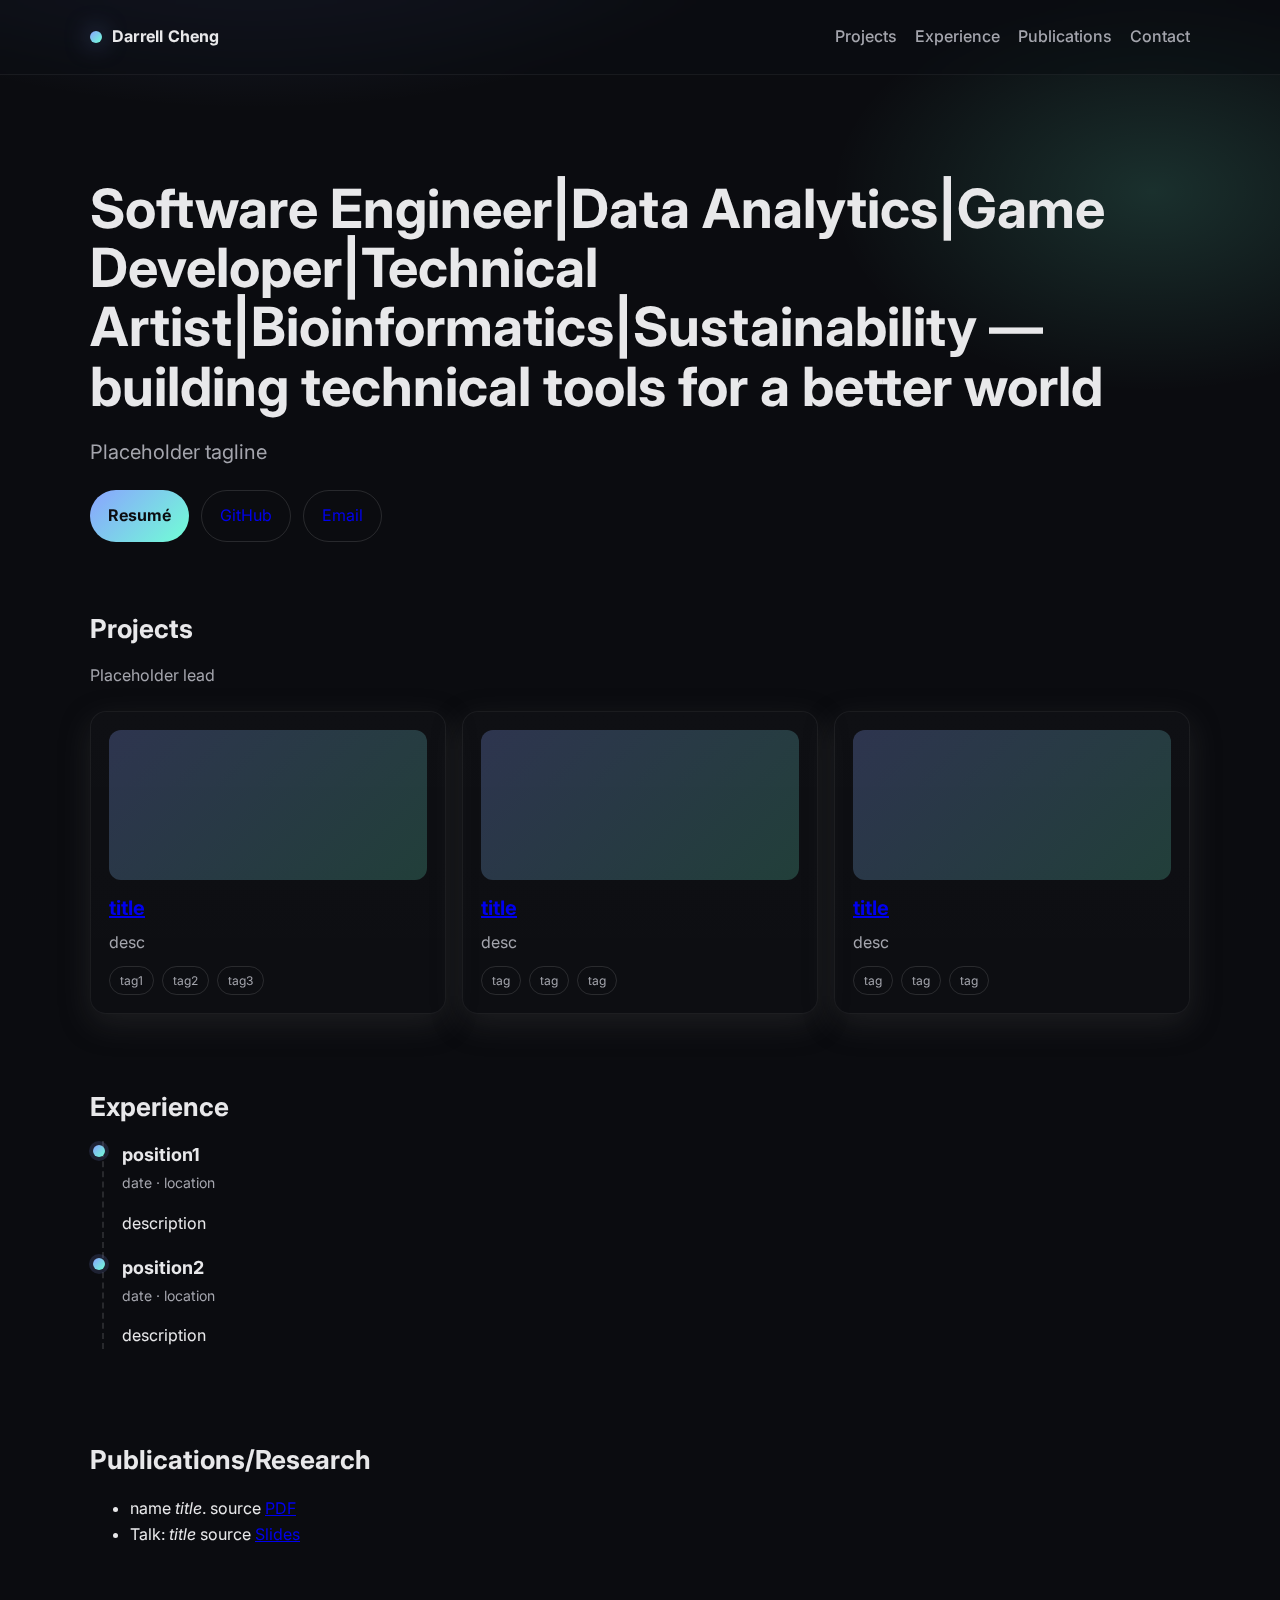
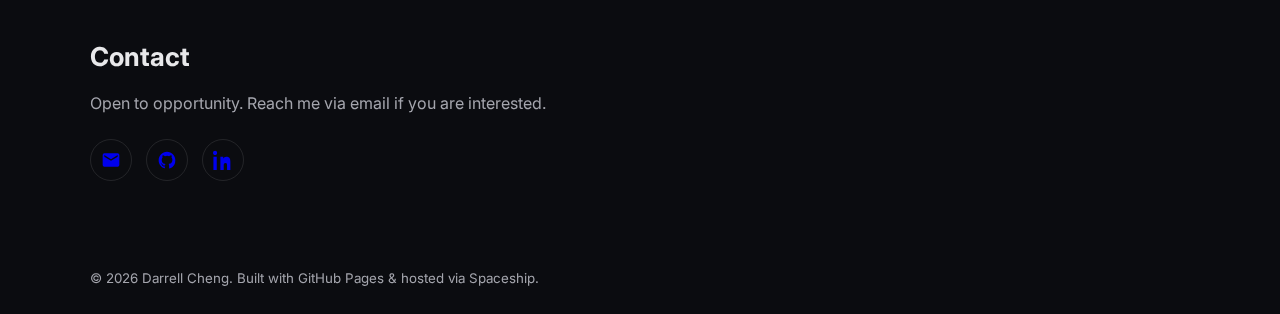
<file: index.html>
<!doctype html>
<html lang="en">
<head>
  <meta charset="utf-8" />
  <meta name="viewport" content="width=device-width, initial-scale=1" />
  <title>Darrell Cheng — Portfolio</title>
  <meta name="description" content="Personal portfolio: projects, publications, and contact." />

  <!-- Open Graph / Twitter -->
  <meta property="og:title" content="Darrell Cheng — Portfolio" />
  <meta property="og:description" content="Projects, publications, and contact." />
  <meta property="og:type" content="website" />
  <meta property="og:image" content="https://your-domain-or-username.github.io/og-card.png" />
  <meta name="twitter:card" content="summary_large_image" />

  <!-- Optional: Google Fonts (feel free to remove and rely on system fonts) -->
  <link href="https://fonts.googleapis.com/css2?family=Inter:wght@400;500;600;700&display=swap" rel="stylesheet" />

  <style>
    :root{
      --bg: #0b0c10;
      --bg-soft: #111218;
      --text: #e8e8ea;
      --muted: #a4a5ad;
      --card: #151823;
      --accent: #8aa3ff; /* tweak this to your brand color */
      --accent-2: #70ffd5;
      --maxw: 1100px;
      --radius: 16px;
      --shadow: 0 10px 30px rgba(64, 64, 64, 0.35);
    }
    html{scroll-behavior:smooth}
    body{
      margin:0; font-family: Inter, system-ui, -apple-system, Segoe UI, Roboto, Helvetica, Arial, "Apple Color Emoji", "Segoe UI Emoji";
      color:var(--text); background:radial-gradient(1200px 600px at 20% -10%, rgba(138,163,255,.25), transparent 50%),
                         radial-gradient(800px 500px at 90% 10%, rgba(112,255,213,.15), transparent 40%), var(--bg);
      line-height:1.6; 
    }
    .container{max-width:var(--maxw); margin-inline:auto; padding:24px;}
    header{position:sticky; top:0; backdrop-filter:saturate(140%) blur(8px); background:rgba(11,12,16,.55); border-bottom:1px solid rgba(255,255,255,.06); z-index:100;}
    .nav{display:flex; align-items:center; gap:14px; justify-content:space-between;}
    .brand{display:flex; align-items:center; gap:10px; font-weight:700; letter-spacing:.2px}
    .brand .dot{width:12px; height:12px; border-radius:50%; background:linear-gradient(135deg,var(--accent),var(--accent-2)); box-shadow:0 0 24px rgba(138,163,255,.6)}
    .nav a{color:var(--muted); text-decoration:none; font-weight:500}
    .nav a:hover{color:var(--text)}
    .nav .links{display:flex; gap:18px;}

    .hero{padding:80px 0 30px}
    .hero h1{font-size:clamp(34px, 5vw, 54px); line-height:1.1; margin:0 0 12px}
    .hero p{font-size:clamp(16px, 2.2vw, 20px); color:var(--muted); max-width:800px}
    .cta{display:flex; gap:12px; margin-top:22px; flex-wrap:wrap}
    .btn{display:inline-flex; align-items:center; gap:10px; border-radius:999px; padding:12px 18px; text-decoration:none; border:1px solid rgba(255,255,255,.12);}
    .btn.primary{background:linear-gradient(135deg,var(--accent),var(--accent-2)); color:#0b0c10; font-weight:700; border:none}
    .btn:hover{transform:translateY(-1px); box-shadow:var(--shadow)}

    .section{padding:36px 0}
    .section h2{font-size:26px; margin:0 0 14px}
    .section p.lead{color:var(--muted); margin:0 0 22px}

    .grid{display:grid; grid-template-columns:repeat(12,1fr); gap:16px}
    .card{grid-column:span 12; background:linear-gradient(180deg, rgba(255,255,255,.02), rgba(255,255,255,.01)); border:1px solid rgba(255,255,255,.06); border-radius:var(--radius); padding:18px; box-shadow:var(--shadow)}
    .card:hover{border-color:rgba(255,255,255,.18)}
    .card .thumb{height:150px; border-radius:12px; background:linear-gradient(135deg, rgba(138,163,255,.25), rgba(112,255,213,.2)); margin-bottom:12px}
    .card h3{margin:4px 0 6px; font-size:20px}
    .card p{color:var(--muted); margin:0 0 10px}
    .badges{display:flex; flex-wrap:wrap; gap:8px; margin-top:6px}
    .badge{font-size:12px; padding:4px 10px; border-radius:999px; border:1px solid rgba(255,255,255,.12); color:var(--muted)}
    @media (min-width:720px){ .card{grid-column:span 6} }
    @media (min-width:1024px){ .card{grid-column:span 4} }

    .timeline{border-left:2px dashed rgba(255,255,255,.12); margin-left:12px; padding-left:18px}
    .titem{position:relative; margin-bottom:18px}
    .titem:before{content:""; position:absolute; left:-29px; top:4px; width:12px; height:12px; border-radius:50%; background:linear-gradient(135deg,var(--accent),var(--accent-2)); box-shadow:0 0 0 4px rgba(138,163,255,.15)}
    .titem h3{margin:0; font-size:18px}
    .titem .meta{color:var(--muted); font-size:14px; margin:2px 0 6px}

    footer{padding:40px 0 60px; color:var(--muted)}
    .social{display:flex; gap:14px}
    .icon-link{display:inline-flex; align-items:center; justify-content:center; width:40px; height:40px; border-radius:999px; border:1px solid rgba(255,255,255,.1); text-decoration:none}
    .icon-link:hover{border-color:rgba(255,255,255,.2)}

    /* Light mode (optional): uncomment to force light theme)
    @media (prefers-color-scheme: light){
      :root{ --bg:#f7f8fc; --bg-soft:#fff; --text:#121319; --muted:#5a5f72; --card:#fff; --shadow:0 16px 40px rgba(0,0,0,.08)}
      body{background:radial-gradient(1200px 600px at 20% -10%, rgba(138,163,255,.25), transparent 50%),
                         radial-gradient(800px 500px at 90% 10%, rgba(112,255,213,.15), transparent 40%), var(--bg);}
    }
    */

    /* Print */
    @media print{ header{position:static} .btn,.social{display:none} body{background:#fff; color:#000} .card{box-shadow:none} }
  </style>
</head>
<body>
  <header>
    <div class="container nav">
      <div class="brand"><span class="dot" aria-hidden="true"></span> <span>Darrell Cheng</span></div>
      <nav class="links" aria-label="Primary">
        <a href="#projects">Projects</a>
        <a href="#experience">Experience</a>
        <a href="#publications">Publications</a>
        <a href="#contact">Contact</a>
      </nav>
    </div>
  </header>

  <main id="main" class="container">
    <section class="hero" aria-labelledby="intro">
      <h1 id="intro">Software Engineer|Data Analytics|Game Developer|Technical Artist|Bioinformatics|Sustainability — building technical tools for a better world</h1>
      <p>Placeholder tagline</p>
      <div class="cta">
        <a class="btn primary" href="\_documents\resume.pdf" target="_blank" rel="noopener">Resumé</a>
        <a class="btn" href="https://github.com/darrellxcheng" target="_blank" rel="noopener">GitHub</a>
        <a class="btn" href="mailto:dc2000a@gmail.com">Email</a>
      </div>
    </section>

    <section id="projects" class="section" aria-labelledby="projects-title">
      <h2 id="projects-title">Projects</h2>
      <p class="lead">Placeholder lead</p>
      <div class="grid">
        <article class="card">
          <div class="thumb" aria-hidden="true"></div>
          <h3><a href="link">title</a></h3>
          <p>desc</p>
          <div class="badges">
            <span class="badge">tag1</span>
            <span class="badge">tag2</span>
            <span class="badge">tag3</span>
          </div>
        </article>
        <article class="card">
          <div class="thumb" aria-hidden="true"></div>
          <h3><a href="#">title</a></h3>
          <p>desc</p>
          <div class="badges">
            <span class="badge">tag</span>
            <span class="badge">tag</span>
            <span class="badge">tag</span>
          </div>
        </article>
        <article class="card">
          <div class="thumb" aria-hidden="true"></div>
          <h3><a href="#">title</a></h3>
          <p>desc</p>
          <div class="badges">
            <span class="badge">tag</span>
            <span class="badge">tag</span>
            <span class="badge">tag</span>
          </div>
        </article>
      </div>
    </section>

    <section id="experience" class="section" aria-labelledby="exp-title">
      <h2 id="exp-title">Experience</h2>
      <div class="timeline">
        <div class="titem">
          <h3>position1</h3>
          <div class="meta">date · location </div>
          <p>description</p>
        </div>
        <div class="titem">
          <h3>position2</h3>
          <div class="meta">date · location</div>
          <p>description</p>
        </div>
      </div>
    </section>

    <section id="publications" class="section" aria-labelledby="pubs-title">
      <h2 id="pubs-title">Publications/Research</h2>
      <ul>
        <li>name <em>title</em>. source <a href="#">PDF</a></li>
        <li>Talk: <em>title</em> source <a href="#">Slides</a></li>
      </ul>
    </section>

    <section id="contact" class="section" aria-labelledby="contact-title">
      <h2 id="contact-title">Contact</h2>
      <p class="lead">Open to opportunity. Reach me via email if you are interested.</p>
      <div class="social">
        <a class="icon-link" href="mailto:dc2000a@gmail.com " aria-label="Email">
          <svg width="20" height="20" fill="currentColor" viewBox="0 0 24 24" aria-hidden="true"><path d="M20 4H4a2 2 0 00-2 2v12a2 2 0 002 2h16a2 2 0 002-2V6a2 2 0 00-2-2zm0 4l-8 5-8-5V6l8 5 8-5v2z"/></svg>
        </a>
        <a class="icon-link" href="https://github.com/darrellxcheng" target="_blank" rel="noopener" aria-label="GitHub">
          <svg width="20" height="20" viewBox="0 0 24 24" fill="currentColor" aria-hidden="true"><path d="M12 2C6.48 2 2 6.58 2 12.26c0 4.52 2.87 8.35 6.84 9.71.5.1.68-.22.68-.48v-1.7c-2.78.62-3.37-1.37-3.37-1.37-.45-1.18-1.12-1.5-1.12-1.5-.92-.64.07-.63.07-.63 1.02.07 1.56 1.07 1.56 1.07.9 1.58 2.36 1.12 2.94.86.09-.67.35-1.12.63-1.38-2.22-.26-4.55-1.14-4.55-5.06 0-1.12.39-2.03 1.04-2.75-.1-.26-.45-1.3.1-2.7 0 0 .84-.27 2.75 1.04a9.2 9.2 0 015 0c1.9-1.31 2.74-1.04 2.74-1.04.55 1.4.2 2.44.1 2.7.65.72 1.04 1.63 1.04 2.75 0 3.93-2.34 4.79-4.57 5.05.36.32.68.95.68 1.92v2.85c0 .27.18.59.69.49A10.03 10.03 0 0022 12.26C22 6.58 17.52 2 12 2z"/></svg>
        </a>
        <a class="icon-link" href="https://www.linkedin.com/in/darrell-c-718926194/" target="_blank" rel="noopener" aria-label="LinkedIn">
          <svg width="20" height="20" viewBox="0 0 24 24" fill="currentColor" aria-hidden="true"><path d="M4.98 3.5C4.98 4.88 3.86 6 2.5 6S0 4.88 0 3.5 1.12 1 2.5 1s2.48 1.12 2.48 2.5zM.5 8h4V24h-4V8zM8.5 8h3.8v2.2h.05c.53-1 1.82-2.2 3.75-2.2 4 0 4.75 2.63 4.75 6V24h-4v-5.5c0-1.32 0-3-1.85-3s-2.15 1.45-2.15 2.9V24h-4V8z"/></svg>
        </a>
      </div>
    </section>
  </main>

  <footer class="container">
    <small>© <span id="y"></span> Darrell Cheng. Built with GitHub Pages & hosted via Spaceship.</small>
  </footer>

  <script>
    document.getElementById('y').textContent = new Date().getFullYear();
  </script>

  <!-- JSON-LD Schema (tweak fields) -->
  <script type="application/ld+json">
  {
    "@context": "https://schema.org",
    "@type": "Person",
    "name": "Darrell Cheng",
    "url": "https://github.com/darrellxcheng",
    "sameAs": [
      "https://github.com/darrellxcheng",
      "https://www.linkedin.com/in/darrell-c-718926194/"
    ],
    "jobTitle": "Researcher / Engineer",
    "worksFor": {"@type": "Organization", "Darrell Cheng": "Your Org"}
  }
  </script>
</body>
</html>
</file>
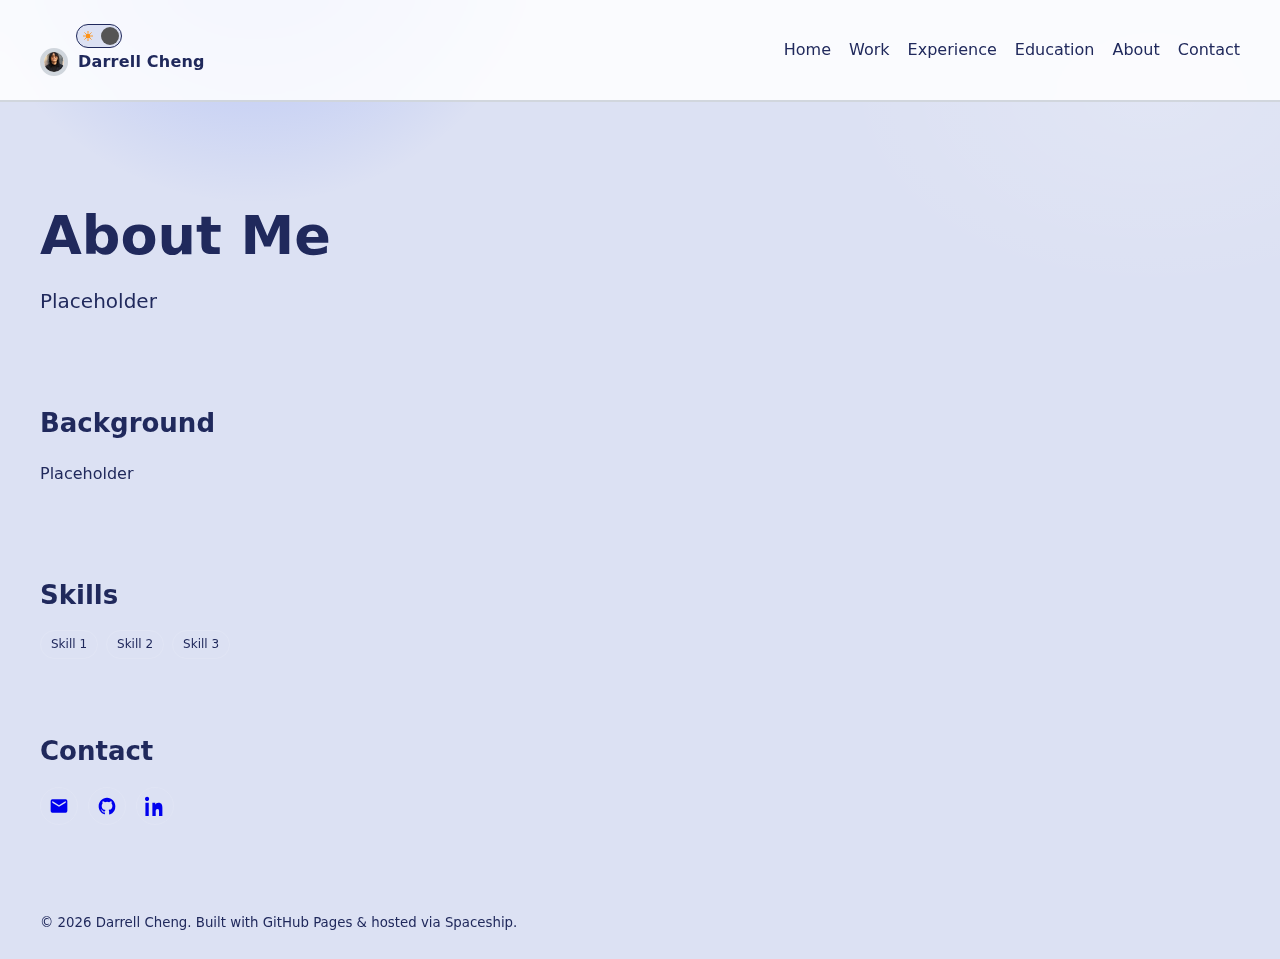
<file: aboutme.html>
<!doctype html>
<html lang="en">

<head>
    <meta charset="utf-8" />
    <meta name="viewport" content="width=device-width, initial-scale=1" />
    <title>Darrell Cheng — About Me</title>
    <meta name="description" content="About Darrell Cheng - Background and interests" />
    
    <!-- css -->
    <link rel="stylesheet" href="style.css">
    
    <!-- favicon -->
    <link rel="apple-touch-icon" sizes="180x180" href="/assets/favicon/apple-touch-icon.png">
    <link rel="icon" type="image/png" sizes="32x32" href="/assets/favicon/favicon-32x32.png">
    <link rel="icon" type="image/png" sizes="16x16" href="/assets/favicon/favicon-16x16.png">
    <link rel="manifest" href="/assets/favicon/site.webmanifest">

    <nav class="links" aria-label="Primary"></nav>
</head>

<body>
    <header>
    <div class="container nav">
        <div class="brand-container">
            <div class="flipswitch">
                <input type="checkbox" name="flipswitch" class="flipswitch-cb" id="theme-toggle" checked>
                <label class="flipswitch-label" for="theme-toggle">
                    <div class="flipswitch-inner">
                        <svg class="sun-icon" width="20" height="20" viewBox="0 0 24 24" fill="currentColor">
    <circle cx="12" cy="12" r="5"></circle>
    <line x1="12" y1="3" x2="12" y2="5" stroke="currentColor" stroke-width="2" stroke-linecap="round"/>
    <line x1="12" y1="19" x2="12" y2="21" stroke="currentColor" stroke-width="2" stroke-linecap="round"/>
    <line x1="3" y1="12" x2="5" y2="12" stroke="currentColor" stroke-width="2" stroke-linecap="round"/>
    <line x1="19" y1="12" x2="21" y2="12" stroke="currentColor" stroke-width="2" stroke-linecap="round"/>
    <line x1="5.6" y1="5.6" x2="7" y2="7" stroke="currentColor" stroke-width="2" stroke-linecap="round"/>
    <line x1="17" y1="17" x2="18.4" y2="18.4" stroke="currentColor" stroke-width="2" stroke-linecap="round"/>
    <line x1="17" y1="7" x2="18.4" y2="5.6" stroke="currentColor" stroke-width="2" stroke-linecap="round"/>
    <line x1="5.6" y1="18.4" x2="7" y2="17" stroke="currentColor" stroke-width="2" stroke-linecap="round"/>
</svg>
                        <svg class="moon-icon" width="20" height="20" viewBox="0 0 24 24" fill="currentColor">
                            <path d="M21 12.79A9 9 0 1 1 11.21 3 7 7 0 0 0 21 12.79z"></path>
                        </svg>
                    </div>
                    <div class="flipswitch-switch"></div>
                </label>
            </div>
            <div class="brand">
    <img class="profile-dot" src="/assets/images/headshotcompressed.jpg" alt="Darrell Cheng" aria-hidden="true">
    <span>Darrell Cheng</span>
</div>
</div>
        <nav class="links" aria-label="Primary">
            <a href="index.html">Home</a>
            <a href="index.html#projects">Work</a>
            <a href="index.html#experience">Experience</a>
            <a href="index.html#education">Education</a>
            <a href="/aboutme.html">About</a>
            <a href="#contact">Contact</a>
        </nav>
    </div>
</header>

    <main id="main" class="container">
        <section class="hero" aria-labelledby="about-title">
            <h1 id="about-title">About Me</h1>
            <p>Placeholder</p>
        </section>

        <!-- Add your about me content sections here -->
        <section class="section">
            <h2>Background</h2>
            <p>Placeholder</p>
        </section>

        <section class="section">
            <h2>Skills</h2>
            <div class="badges">
                <span class="badge">Skill 1</span>
                <span class="badge">Skill 2</span>
                <span class="badge">Skill 3</span>
            </div>
        </section>

        <section id="contact" class="section" aria-labelledby="contact-title">
            <h2 id="contact-title">Contact</h2>
            <div class="social">
                <a class="icon-link" href="mailto:dc2000a@gmail.com" aria-label="Email">
                    <svg width="20" height="20" fill="currentColor" viewBox="0 0 24 24" aria-hidden="true">
                        <path d="M20 4H4a2 2 0 00-2 2v12a2 2 0 002 2h16a2 2 0 002-2V6a2 2 0 00-2-2zm0 4l-8 5-8-5V6l8 5 8-5v2z" />
                    </svg>
                </a>
                <a class="icon-link" href="https://github.com/darrellxcheng" target="_blank" rel="noopener" aria-label="GitHub">
                    <svg width="20" height="20" viewBox="0 0 24 24" fill="currentColor" aria-hidden="true">
                        <path d="M12 2C6.48 2 2 6.58 2 12.26c0 4.52 2.87 8.35 6.84 9.71.5.1.68-.22.68-.48v-1.7c-2.78.62-3.37-1.37-3.37-1.37-.45-1.18-1.12-1.5-1.12-1.5-.92-.64.07-.63.07-.63 1.02.07 1.56 1.07 1.56 1.07.9 1.58 2.36 1.12 2.94.86.09-.67.35-1.12.63-1.38-2.22-.26-4.55-1.14-4.55-5.06 0-1.12.39-2.03 1.04-2.75-.1-.26-.45-1.3.1-2.7 0 0 .84-.27 2.75 1.04a9.2 9.2 0 015 0c1.9-1.31 2.74-1.04 2.74-1.04.55 1.4.2 2.44.1 2.7.65.72 1.04 1.63 1.04 2.75 0 3.93-2.34 4.79-4.57 5.05.36.32.68.95.68 1.92v2.85c0 .27.18.59.69.49A10.03 10.03 0 0022 12.26C22 6.58 17.52 2 12 2z" />
                    </svg>
                </a>
                <a class="icon-link" href="https://www.linkedin.com/in/darrell-c-718926194/" target="_blank" rel="noopener" aria-label="LinkedIn">
                    <svg width="20" height="20" viewBox="0 0 24 24" fill="currentColor" aria-hidden="true">
                        <path d="M4.98 3.5C4.98 4.88 3.86 6 2.5 6S0 4.88 0 3.5 1.12 1 2.5 1s2.48 1.12 2.48 2.5zM.5 8h4V24h-4V8zM8.5 8h3.8v2.2h.05c.53-1 1.82-2.2 3.75-2.2 4 0 4.75 2.63 4.75 6V24h-4v-5.5c0-1.32 0-3-1.85-3s-2.15 1.45-2.15 2.9V24h-4V8z" />
                    </svg>
                </a>
            </div>
        </section>
    </main>

    <footer class="container">
        <small>© <span id="y"></span> Darrell Cheng. Built with GitHub Pages & hosted via Spaceship.</small>
    </footer>

<script>
    const themeToggle = document.getElementById('theme-toggle');
    
    const getPreferredTheme = () => {
        const savedTheme = localStorage.getItem('theme');
        if (savedTheme) return savedTheme;
        return window.matchMedia('(prefers-color-scheme: light)').matches ? 'light' : 'dark';
    };
    
    const setTheme = (theme) => {
        document.documentElement.setAttribute('data-theme', theme);
        localStorage.setItem('theme', theme);
        // Update checkbox state
        themeToggle.checked = theme === 'light';
    };
    
    setTheme(getPreferredTheme());

    themeToggle.addEventListener('change', () => {
        setTheme(themeToggle.checked ? 'light' : 'dark');
    });

    document.getElementById('y').textContent = new Date().getFullYear();
	
</script>

</body>

</html>
</file>
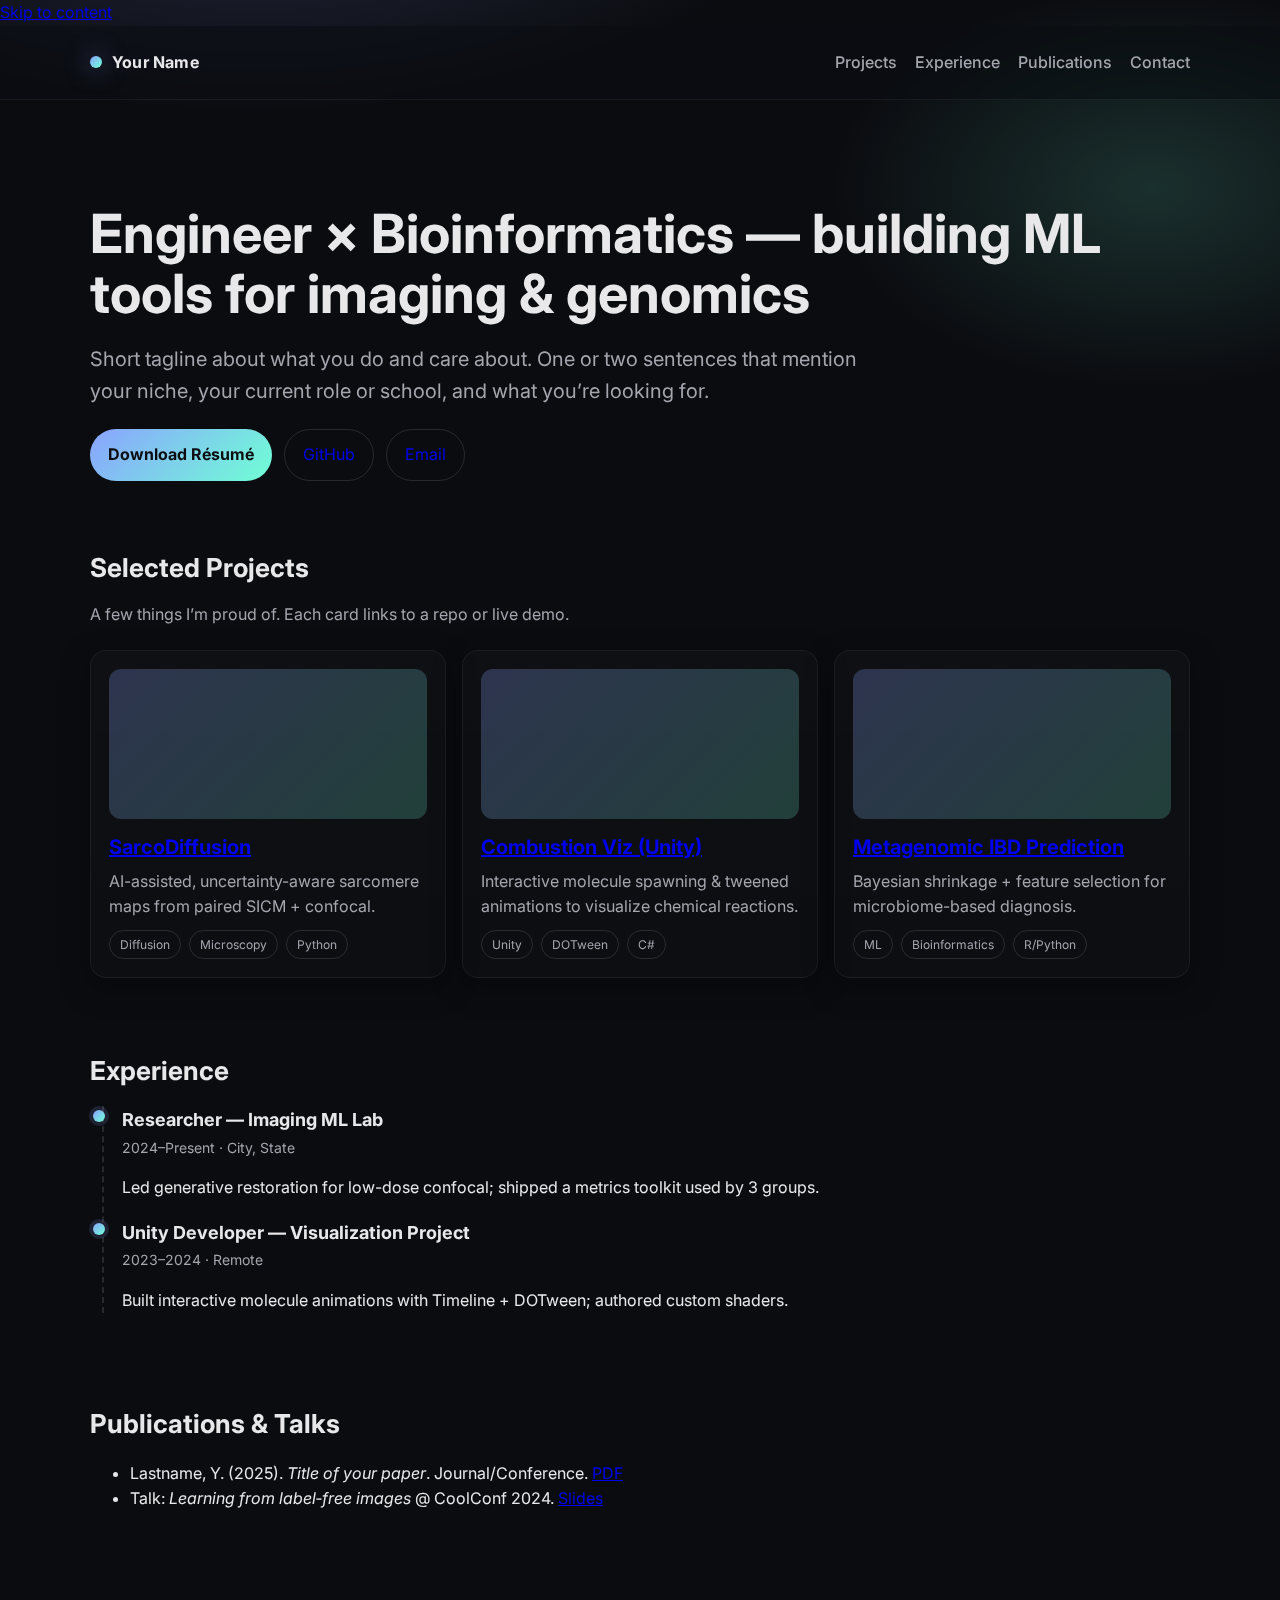
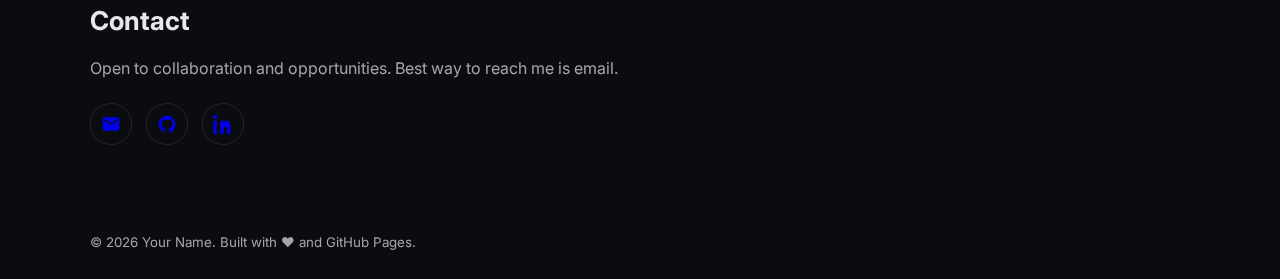
<file: git_hub_pages_portfolio_index.html>
<!doctype html>
<html lang="en">
<head>
  <meta charset="utf-8" />
  <meta name="viewport" content="width=device-width, initial-scale=1" />
  <title>Your Name — Portfolio</title>
  <meta name="description" content="Personal portfolio: projects, publications, and contact." />

  <!-- Open Graph / Twitter -->
  <meta property="og:title" content="Your Name — Portfolio" />
  <meta property="og:description" content="Projects, publications, and contact." />
  <meta property="og:type" content="website" />
  <meta property="og:image" content="https://your-domain-or-username.github.io/og-card.png" />
  <meta name="twitter:card" content="summary_large_image" />

  <!-- Optional: Google Fonts (feel free to remove and rely on system fonts) -->
  <link href="https://fonts.googleapis.com/css2?family=Inter:wght@400;500;600;700&display=swap" rel="stylesheet" />

  <style>
    :root{
      --bg: #0b0c10;
      --bg-soft: #111218;
      --text: #e8e8ea;
      --muted: #a4a5ad;
      --card: #151823;
      --accent: #8aa3ff; /* tweak this to your brand color */
      --accent-2: #70ffd5;
      --maxw: 1100px;
      --radius: 16px;
      --shadow: 0 10px 30px rgba(0,0,0,.35);
    }
    html{scroll-behavior:smooth}
    body{
      margin:0; font-family: Inter, system-ui, -apple-system, Segoe UI, Roboto, Helvetica, Arial, "Apple Color Emoji", "Segoe UI Emoji";
      color:var(--text); background:radial-gradient(1200px 600px at 20% -10%, rgba(138,163,255,.25), transparent 50%),
                         radial-gradient(800px 500px at 90% 10%, rgba(112,255,213,.15), transparent 40%), var(--bg);
      line-height:1.6; 
    }
    .container{max-width:var(--maxw); margin-inline:auto; padding:24px;}
    header{position:sticky; top:0; backdrop-filter:saturate(140%) blur(8px); background:rgba(11,12,16,.55); border-bottom:1px solid rgba(255,255,255,.06); z-index:100;}
    .nav{display:flex; align-items:center; gap:14px; justify-content:space-between;}
    .brand{display:flex; align-items:center; gap:10px; font-weight:700; letter-spacing:.2px}
    .brand .dot{width:12px; height:12px; border-radius:50%; background:linear-gradient(135deg,var(--accent),var(--accent-2)); box-shadow:0 0 24px rgba(138,163,255,.6)}
    .nav a{color:var(--muted); text-decoration:none; font-weight:500}
    .nav a:hover{color:var(--text)}
    .nav .links{display:flex; gap:18px;}

    .hero{padding:80px 0 30px}
    .hero h1{font-size:clamp(34px, 5vw, 54px); line-height:1.1; margin:0 0 12px}
    .hero p{font-size:clamp(16px, 2.2vw, 20px); color:var(--muted); max-width:800px}
    .cta{display:flex; gap:12px; margin-top:22px; flex-wrap:wrap}
    .btn{display:inline-flex; align-items:center; gap:10px; border-radius:999px; padding:12px 18px; text-decoration:none; border:1px solid rgba(255,255,255,.12);}
    .btn.primary{background:linear-gradient(135deg,var(--accent),var(--accent-2)); color:#0b0c10; font-weight:700; border:none}
    .btn:hover{transform:translateY(-1px); box-shadow:var(--shadow)}

    .section{padding:36px 0}
    .section h2{font-size:26px; margin:0 0 14px}
    .section p.lead{color:var(--muted); margin:0 0 22px}

    .grid{display:grid; grid-template-columns:repeat(12,1fr); gap:16px}
    .card{grid-column:span 12; background:linear-gradient(180deg, rgba(255,255,255,.02), rgba(255,255,255,.01)); border:1px solid rgba(255,255,255,.06); border-radius:var(--radius); padding:18px; box-shadow:var(--shadow)}
    .card:hover{border-color:rgba(255,255,255,.18)}
    .card .thumb{height:150px; border-radius:12px; background:linear-gradient(135deg, rgba(138,163,255,.25), rgba(112,255,213,.2)); margin-bottom:12px}
    .card h3{margin:4px 0 6px; font-size:20px}
    .card p{color:var(--muted); margin:0 0 10px}
    .badges{display:flex; flex-wrap:wrap; gap:8px; margin-top:6px}
    .badge{font-size:12px; padding:4px 10px; border-radius:999px; border:1px solid rgba(255,255,255,.12); color:var(--muted)}
    @media (min-width:720px){ .card{grid-column:span 6} }
    @media (min-width:1024px){ .card{grid-column:span 4} }

    .timeline{border-left:2px dashed rgba(255,255,255,.12); margin-left:12px; padding-left:18px}
    .titem{position:relative; margin-bottom:18px}
    .titem:before{content:""; position:absolute; left:-29px; top:4px; width:12px; height:12px; border-radius:50%; background:linear-gradient(135deg,var(--accent),var(--accent-2)); box-shadow:0 0 0 4px rgba(138,163,255,.15)}
    .titem h3{margin:0; font-size:18px}
    .titem .meta{color:var(--muted); font-size:14px; margin:2px 0 6px}

    footer{padding:40px 0 60px; color:var(--muted)}
    .social{display:flex; gap:14px}
    .icon-link{display:inline-flex; align-items:center; justify-content:center; width:40px; height:40px; border-radius:999px; border:1px solid rgba(255,255,255,.1); text-decoration:none}
    .icon-link:hover{border-color:rgba(255,255,255,.2)}

    /* Light mode (optional): uncomment to force light theme)
    @media (prefers-color-scheme: light){
      :root{ --bg:#f7f8fc; --bg-soft:#fff; --text:#121319; --muted:#5a5f72; --card:#fff; --shadow:0 16px 40px rgba(0,0,0,.08)}
      body{background:radial-gradient(1200px 600px at 20% -10%, rgba(138,163,255,.25), transparent 50%),
                         radial-gradient(800px 500px at 90% 10%, rgba(112,255,213,.15), transparent 40%), var(--bg);}
    }
    */

    /* Print */
    @media print{ header{position:static} .btn,.social{display:none} body{background:#fff; color:#000} .card{box-shadow:none} }
  </style>
</head>
<body>
  <a href="#main" class="sr-only">Skip to content</a>
  <header>
    <div class="container nav">
      <div class="brand"><span class="dot" aria-hidden="true"></span> <span>Your Name</span></div>
      <nav class="links" aria-label="Primary">
        <a href="#projects">Projects</a>
        <a href="#experience">Experience</a>
        <a href="#publications">Publications</a>
        <a href="#contact">Contact</a>
      </nav>
    </div>
  </header>

  <main id="main" class="container">
    <section class="hero" aria-labelledby="intro">
      <h1 id="intro">Engineer × Bioinformatics — building ML tools for imaging & genomics</h1>
      <p>Short tagline about what you do and care about. One or two sentences that mention your niche, your current role or school, and what you’re looking for.</p>
      <div class="cta">
        <a class="btn primary" href="resume.pdf" target="_blank" rel="noopener">Download Résumé</a>
        <a class="btn" href="https://github.com/your-username" target="_blank" rel="noopener">GitHub</a>
        <a class="btn" href="mailto:you@example.com">Email</a>
      </div>
    </section>

    <section id="projects" class="section" aria-labelledby="projects-title">
      <h2 id="projects-title">Selected Projects</h2>
      <p class="lead">A few things I’m proud of. Each card links to a repo or live demo.</p>
      <div class="grid">
        <article class="card">
          <div class="thumb" aria-hidden="true"></div>
          <h3><a href="https://github.com/your-username/sarcodiffusion">SarcoDiffusion</a></h3>
          <p>AI-assisted, uncertainty-aware sarcomere maps from paired SICM + confocal.</p>
          <div class="badges">
            <span class="badge">Diffusion</span>
            <span class="badge">Microscopy</span>
            <span class="badge">Python</span>
          </div>
        </article>
        <article class="card">
          <div class="thumb" aria-hidden="true"></div>
          <h3><a href="#">Combustion Viz (Unity)</a></h3>
          <p>Interactive molecule spawning & tweened animations to visualize chemical reactions.</p>
          <div class="badges">
            <span class="badge">Unity</span>
            <span class="badge">DOTween</span>
            <span class="badge">C#</span>
          </div>
        </article>
        <article class="card">
          <div class="thumb" aria-hidden="true"></div>
          <h3><a href="#">Metagenomic IBD Prediction</a></h3>
          <p>Bayesian shrinkage + feature selection for microbiome-based diagnosis.</p>
          <div class="badges">
            <span class="badge">ML</span>
            <span class="badge">Bioinformatics</span>
            <span class="badge">R/Python</span>
          </div>
        </article>
      </div>
    </section>

    <section id="experience" class="section" aria-labelledby="exp-title">
      <h2 id="exp-title">Experience</h2>
      <div class="timeline">
        <div class="titem">
          <h3>Researcher — Imaging ML Lab</h3>
          <div class="meta">2024–Present · City, State</div>
          <p>Led generative restoration for low-dose confocal; shipped a metrics toolkit used by 3 groups.</p>
        </div>
        <div class="titem">
          <h3>Unity Developer — Visualization Project</h3>
          <div class="meta">2023–2024 · Remote</div>
          <p>Built interactive molecule animations with Timeline + DOTween; authored custom shaders.</p>
        </div>
      </div>
    </section>

    <section id="publications" class="section" aria-labelledby="pubs-title">
      <h2 id="pubs-title">Publications & Talks</h2>
      <ul>
        <li>Lastname, Y. (2025). <em>Title of your paper</em>. Journal/Conference. <a href="#">PDF</a></li>
        <li>Talk: <em>Learning from label‑free images</em> @ CoolConf 2024. <a href="#">Slides</a></li>
      </ul>
    </section>

    <section id="contact" class="section" aria-labelledby="contact-title">
      <h2 id="contact-title">Contact</h2>
      <p class="lead">Open to collaboration and opportunities. Best way to reach me is email.</p>
      <div class="social">
        <a class="icon-link" href="mailto:you@example.com" aria-label="Email">
          <svg width="20" height="20" fill="currentColor" viewBox="0 0 24 24" aria-hidden="true"><path d="M20 4H4a2 2 0 00-2 2v12a2 2 0 002 2h16a2 2 0 002-2V6a2 2 0 00-2-2zm0 4l-8 5-8-5V6l8 5 8-5v2z"/></svg>
        </a>
        <a class="icon-link" href="https://github.com/your-username" target="_blank" rel="noopener" aria-label="GitHub">
          <svg width="20" height="20" viewBox="0 0 24 24" fill="currentColor" aria-hidden="true"><path d="M12 2C6.48 2 2 6.58 2 12.26c0 4.52 2.87 8.35 6.84 9.71.5.1.68-.22.68-.48v-1.7c-2.78.62-3.37-1.37-3.37-1.37-.45-1.18-1.12-1.5-1.12-1.5-.92-.64.07-.63.07-.63 1.02.07 1.56 1.07 1.56 1.07.9 1.58 2.36 1.12 2.94.86.09-.67.35-1.12.63-1.38-2.22-.26-4.55-1.14-4.55-5.06 0-1.12.39-2.03 1.04-2.75-.1-.26-.45-1.3.1-2.7 0 0 .84-.27 2.75 1.04a9.2 9.2 0 015 0c1.9-1.31 2.74-1.04 2.74-1.04.55 1.4.2 2.44.1 2.7.65.72 1.04 1.63 1.04 2.75 0 3.93-2.34 4.79-4.57 5.05.36.32.68.95.68 1.92v2.85c0 .27.18.59.69.49A10.03 10.03 0 0022 12.26C22 6.58 17.52 2 12 2z"/></svg>
        </a>
        <a class="icon-link" href="https://www.linkedin.com/in/your-handle" target="_blank" rel="noopener" aria-label="LinkedIn">
          <svg width="20" height="20" viewBox="0 0 24 24" fill="currentColor" aria-hidden="true"><path d="M4.98 3.5C4.98 4.88 3.86 6 2.5 6S0 4.88 0 3.5 1.12 1 2.5 1s2.48 1.12 2.48 2.5zM.5 8h4V24h-4V8zM8.5 8h3.8v2.2h.05c.53-1 1.82-2.2 3.75-2.2 4 0 4.75 2.63 4.75 6V24h-4v-5.5c0-1.32 0-3-1.85-3s-2.15 1.45-2.15 2.9V24h-4V8z"/></svg>
        </a>
      </div>
    </section>
  </main>

  <footer class="container">
    <small>© <span id="y"></span> Your Name. Built with ♥ and GitHub Pages.</small>
  </footer>

  <script>
    document.getElementById('y').textContent = new Date().getFullYear();
  </script>

  <!-- JSON-LD Schema (tweak fields) -->
  <script type="application/ld+json">
  {
    "@context": "https://schema.org",
    "@type": "Person",
    "name": "Your Name",
    "url": "https://your-username.github.io/",
    "sameAs": [
      "https://github.com/your-username",
      "https://www.linkedin.com/in/your-handle"
    ],
    "jobTitle": "Researcher / Engineer",
    "worksFor": {"@type": "Organization", "name": "Your Org"}
  }
  </script>
</body>
</html>
</file>
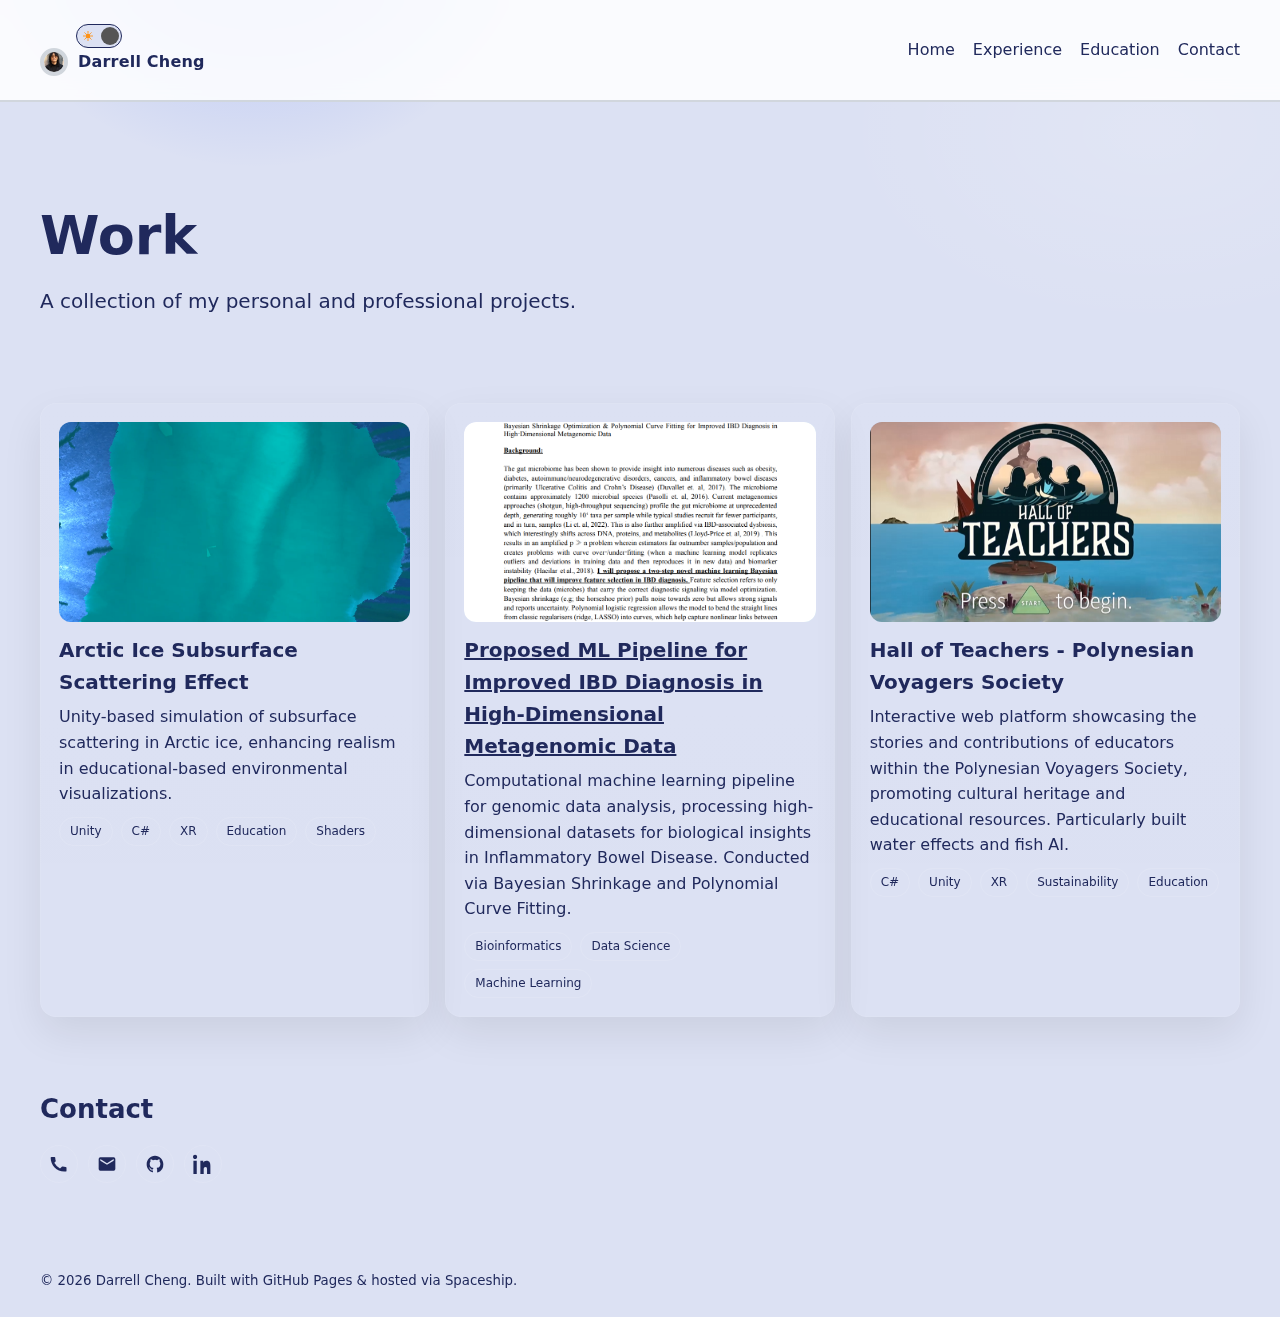
<file: pages/work.html>
<!doctype html>
<html lang="en">

<head>
    <meta charset="utf-8" />
    <meta name="viewport" content="width=device-width, initial-scale=1" />
    <title>Darrell Cheng — Work & Projects</title>
    <meta name="description" content="Portfolio of projects and work by Darrell Cheng - Software Engineering, Bioinformatics, and Technical Art" />
    
    <!-- Open Graph / Twitter -->
    <meta property="og:title" content="Darrell Cheng — Work & Projects" />
    <meta property="og:description" content="Portfolio of projects and work by Darrell Cheng" />
    <meta property="og:type" content="website" />
    <meta property="og:image" content="https://darrellcheng.github.io/assets/images/headshotcompressed.jpg" />
    <meta name="twitter:card" content="summary_large_image" />

    <link rel="apple-touch-icon" sizes="180x180" href="/assets/favicon/apple-touch-icon.png">
    <link rel="icon" type="image/png" sizes="32x32" href="/assets/favicon/favicon-32x32.png">
    <link rel="icon" type="image/png" sizes="16x16" href="/assets/favicon/favicon-16x16.png">
    <link rel="manifest" href="/assets/favicon/site.webmanifest">
    <link rel="stylesheet" href="../style.css">
</head>

<body>

    <header>
        <div class="container nav">
            <div class="brand-container">
                <div class="flipswitch">
                    <input type="checkbox" name="flipswitch" class="flipswitch-cb" id="theme-toggle" checked>
                    <label class="flipswitch-label" for="theme-toggle">
                        <div class="flipswitch-inner">
                            <svg class="sun-icon" width="20" height="20" viewBox="0 0 24 24" fill="currentColor">
                                <circle cx="12" cy="12" r="5"></circle>
                                <line x1="12" y1="3" x2="12" y2="5" stroke="currentColor" stroke-width="2" stroke-linecap="round"/>
                                <line x1="12" y1="19" x2="12" y2="21" stroke="currentColor" stroke-width="2" stroke-linecap="round"/>
                                <line x1="3" y1="12" x2="5" y2="12" stroke="currentColor" stroke-width="2" stroke-linecap="round"/>
                                <line x1="19" y1="12" x2="21" y2="12" stroke="currentColor" stroke-width="2" stroke-linecap="round"/>
                                <line x1="5.6" y1="5.6" x2="7" y2="7" stroke="currentColor" stroke-width="2" stroke-linecap="round"/>
                                <line x1="17" y1="17" x2="18.4" y2="18.4" stroke="currentColor" stroke-width="2" stroke-linecap="round"/>
                                <line x1="17" y1="7" x2="18.4" y2="5.6" stroke="currentColor" stroke-width="2" stroke-linecap="round"/>
                                <line x1="5.6" y1="18.4" x2="7" y2="17" stroke="currentColor" stroke-width="2" stroke-linecap="round"/>
                            </svg>
                            <svg class="moon-icon" width="20" height="20" viewBox="0 0 24 24" fill="currentColor">
                                <path d="M21 12.79A9 9 0 1 1 11.21 3 7 7 0 0 0 21 12.79z"></path>
                            </svg>
                        </div>
                        <div class="flipswitch-switch"></div>
                    </label>
                </div>
                <div class="brand">
                    <img class="profile-dot" src="/assets/images/headshotcompressed.jpg" alt="Darrell Cheng" aria-hidden="true">
                    <span>Darrell Cheng</span>
                </div>
            </div>
            <nav class="links" aria-label="Primary">
                <a href="../index.html">Home</a>
                <a href="../index.html#experience">Experience</a>
                <a href="../index.html#education">Education</a>
                <a href="../index.html#contact">Contact</a>
            </nav>
        </div>
    </header>

    <main id="main" class="container">
        <section class="hero" aria-labelledby="work-title">
            <h1 id="work-title">Work</h1>
            <p>A collection of my personal and professional projects.</p>
        </section>

        <section class="section" aria-labelledby="featured-title">
            <div class="grid">
                <article class="card">
                    <a  aria-label="project1">
                        <div class="thumb" aria-hidden="true" style="height: 200px; overflow: hidden;">
                            <img src="/assets/images/projects/arctic_SSR/thumbnail.png" alt="Arctic Ice Subsurface Scattering Effect preview" loading="lazy" style="width: 100%; height: 100%; object-fit: cover;">
                        </div>
                        <h3>Arctic Ice Subsurface Scattering Effect</h3>
                        <p>Unity-based simulation of subsurface scattering in Arctic ice, enhancing realism in educational-based environmental visualizations.</p>
                        <div class="badges">
                            <span class="badge">Unity</span>
                            <span class="badge">C#</span>
                            <span class="badge">XR</span>
                            <span class="badge">Education</span>
                            <span class="badge">Shaders</span>
                        </div>
                    </a>
                </article>
                <article class="card">
                    <a aria-label="project2">
                        <div class="thumb" aria-hidden="true" style="height: 200px; overflow: hidden;">
                            <img src="/assets/images/projects/proposal/thumbnail.png" alt="Proposed ML Pipeline" loading="lazy" style="width: 100%; height: 100%; object-fit: cover;">
                        </div>
                        <h3>
                            <a href="/assets/documents/researchproposal.pdf" target="_blank" rel="noopener" style="text-decoration: underline; color: inherit;">
                                Proposed ML Pipeline for Improved IBD Diagnosis in High-Dimensional Metagenomic Data
                            </a>
                        </h3>
                        <p>Computational machine learning pipeline for genomic data analysis, processing high-dimensional datasets for biological insights in Inflammatory Bowel Disease. Conducted via Bayesian Shrinkage and Polynomial Curve Fitting.</p>
                        <div class="badges">
                            <span class="badge">Bioinformatics</span>
                            <span class="badge">Data Science</span>
                            <span class="badge">Machine Learning</span>
                        </div>
                    </a>
                </article>
                <article class="card">
                    <a aria-label="project3">
                        <div class="thumb" aria-hidden="true" style="height: 200px; overflow: hidden;">
                            <img src="/assets/images/projects/pvs/thumbnail.png" alt="Hall of Teachers - Polynesian Voyagers Society preview" loading="lazy" style="width: 100%; height: 100%; object-fit: cover;">
                        </div>
                        <h3>Hall of Teachers - Polynesian Voyagers Society</h3>
                        <p>Interactive web platform showcasing the stories and contributions of educators within the Polynesian Voyagers Society, promoting cultural heritage and educational resources. Particularly built water effects and fish AI.</p>
                        <div class="badges">
                            <span class="badge">C#</span>
                            <span class="badge">Unity</span>
                            <span class="badge">XR</span>
                            <span class="badge">Sustainability</span>
                            <span class="badge">Education</span>
                        </div>
                    </a>
                </article>
            </div>
        </section>


    
        <section id="contact" class="section" aria-labelledby="contact-title">
            <h2 id="contact-title">Contact</h2>
            <div class="social">
                <a class="icon-link" href="tel:+14803531378" aria-label="Phone">
                    <svg width="20" height="20" fill="var(--accent)" viewBox="0 0 24 24" aria-hidden="true">
                        <path d="M6.62 10.79a15.05 15.05 0 006.59 6.59l2.2-2.2a1 1 0 011.01-.24c1.12.37 2.33.57 3.58.57a1 1 0 011 1v3.5a1 1 0 01-1 1C10.07 22 2 13.93 2 4.5A1 1 0 013 3.5H6.5a1 1 0 011 1c0 1.25.2 2.46.57 3.58a1 1 0 01-.24 1.01l-2.2 2.2z"/>
                    </svg>
                </a>
                <a class="icon-link" href="mailto:dc2000a@gmail.com" aria-label="Email">
                    <svg width="20" height="20" fill="var(--accent)" viewBox="0 0 24 24" aria-hidden="true">
                        <path d="M20 4H4a2 2 0 00-2 2v12a2 2 0 002 2h16a2 2 0 002-2V6a2 2 0 00-2-2zm0 4l-8 5-8-5V6l8 5 8-5v2z"/>
                    </svg>
                </a>
                <a class="icon-link" href="https://github.com/darrellxcheng" target="_blank" rel="noopener" aria-label="GitHub">
                    <svg width="20" height="20" viewBox="0 0 24 24" fill="var(--accent)" aria-hidden="true">
                        <path d="M12 2C6.48 2 2 6.58 2 12.26c0 4.52 2.87 8.35 6.84 9.71.5.1.68-.22.68-.48v-1.7c-2.78.62-3.37-1.37-3.37-1.37-.45-1.18-1.12-1.5-1.12-1.5-.92-.64.07-.63.07-.63 1.02.07 1.56 1.07 1.56 1.07.9 1.58 2.36 1.12 2.94.86.09-.67.35-1.12.63-1.38-2.22-.26-4.55-1.14-4.55-5.06 0-1.12.39-2.03 1.04-2.75-.1-.26-.45-1.3.1-2.7 0 0 .84-.27 2.75 1.04a9.2 9.2 0 015 0c1.9-1.31 2.74-1.04 2.74-1.04.55 1.4.2 2.44.1 2.7.65.72 1.04 1.63 1.04 2.75 0 3.93-2.34 4.79-4.57 5.05.36.32.68.95.68 1.92v2.85c0 .27.18.59.69.49A10.03 10.03 0 0022 12.26C22 6.58 17.52 2 12 2z"/>
                    </svg>
                </a>
                <a class="icon-link" href="https://www.linkedin.com/in/darrell-c-718926194/" target="_blank" rel="noopener" aria-label="LinkedIn">
                    <svg width="20" height="20" viewBox="0 0 24 24" fill="var(--accent)" aria-hidden="true">
                        <path d="M4.98 3.5C4.98 4.88 3.86 6 2.5 6S0 4.88 0 3.5 1.12 1 2.5 1s2.48 1.12 2.48 2.5zM.5 8h4V24h-4V8zM8.5 8h3.8v2.2h.05c.53-1 1.82-2.2 3.75-2.2 4 0 4.75 2.63 4.75 6V24h-4v-5.5c0-1.32 0-3-1.85-3s-2.15 1.45-2.15 2.9V24h-4V8z"/>
                    </svg>
                </a>
            </div>
        </section>
    </main>

    <footer class="container">
        <small>© <span id="y"></span> Darrell Cheng. Built with GitHub Pages & hosted via Spaceship.</small>
    </footer>

    <script>
        const themeToggle = document.getElementById('theme-toggle');
        
        const getPreferredTheme = () => {
            const savedTheme = localStorage.getItem('theme');
            if (savedTheme) return savedTheme;
            return window.matchMedia('(prefers-color-scheme: light)').matches ? 'light' : 'dark';
        };
        
        const setTheme = (theme) => {
            document.documentElement.setAttribute('data-theme', theme);
            localStorage.setItem('theme', theme);
            themeToggle.checked = theme === 'light';
        };
        
        setTheme(getPreferredTheme());
        
        themeToggle.addEventListener('change', () => {
            setTheme(themeToggle.checked ? 'light' : 'dark');
        });

        document.querySelectorAll('.section-header').forEach(header => {
            header.addEventListener('click', () => {
                const section = header.parentElement;
                section.classList.toggle('active');
            });

            header.addEventListener('keypress', (e) => {
                if (e.key === 'Enter' || e.key === ' ') {
                    e.preventDefault();
                    header.click();
                }
            });
        });
        document.getElementById('y').textContent = new Date().getFullYear();
    </script>
</body>

</html>
</file>
<file: style.css>
:root {
        --maxw: 1200px;
		--radius: 16px;
		--bg: #343434;
		--bg-soft: #343434;
		--text: #f7f8ff;
		--muted: #f7f8ff;
		--card: #000000;
		--accent: #b0e0f4;
		--accent-2: #2d166b;
		--shadow: 0 16px 40px rgba(156, 234, 255, 0.35);
		--header-bg: #343434;
		--header-border: rgba(255, 255, 255, 0.06);
	}

    /* Light Theme */
[data-theme="light"] {
    --bg: #dce1f3;
    --bg-soft: #dce1f3;
    --text: #20295c;
    --muted: #20295c;
    --card: #ffffff;
    --accent: #20295c;
	--accent-2: #20295c;
    --shadow: 0 16px 40px rgba(0, 0, 0, 0.08);
    --header-bg: rgba(255, 255, 255, 0.85);
    --header-border: rgba(172, 180, 191, 0.527);
}
	
	html {
		scroll-behavior: smooth;
	}
	
	body {
		margin: 0;
		font-family: Inter, system-ui, -apple-system, Segoe UI, Roboto, Helvetica, Arial, "Apple Color Emoji", "Segoe UI Emoji";
		color: var(--text);
		background: radial-gradient(600px 600px at 20% -10%, rgba(16, 68, 255, 0.25), transparent 50%), radial-gradient(800px 500px at 90% 10%, rgba(255, 255, 255, 0.15), transparent 40%), var(--bg);
		line-height: 1.6;
		transition: background 0.3s ease, color 0.3s ease;
	}
	
	.container {
		max-width: var(--maxw);
		margin-inline: auto;
		padding: 24px;
	}
	
	header {
		position: sticky;
		top: 0;
		backdrop-filter: saturate(100%) blur(10px);
		background: var(--header-bg);
		border-bottom: 2px solid var(--header-border);
		z-index: 100;
		transition: background-color 0.3s ease, border-color 0.3s ease;
	}
	
	.nav {
		display: flex;
		align-items: center;
		gap: 14px;
		justify-content: space-between;
	}
	
	.brand {
		display: flex;
		align-items: center;
		gap: 10px;
		font-weight: 700;
		letter-spacing: .2px
	}
	
	.brand .dot {
		width: 12px;
		height: 12px;
		border-radius: 50%;
		background: linear-gradient(135deg, var(--accent), var(--accent-2));
		box-shadow: 0 0 24px rgba(8, 50, 202, 0.6)
	}
	.brand .profile-dot {
    width: 20px;
    height: 20px;
    border-radius: 100%;
    object-fit: cover;
    border: 4px solid var(--header-border);
}

	.nav a {
		color: var(--muted);
		text-decoration: none;
		font-weight: 500;
		transition: color 0.3s ease;
	}
	
	.nav a:hover {
		color: var(--text)
	}
	
	.nav .links {
		display: flex;
		gap: 18px;
	}
	
	.hero {
		padding: 80px 0 30px
	}
	
	.hero h1 {
		font-size: clamp(34px, 5vw, 54px);
		line-height: 1.1;
		margin: 0 0 12px
	}
	
	.hero p {
		font-size: clamp(16px, 2.2vw, 20px);
		color: var(--muted);
		max-width: 800px
	}
	
	.cta {
		display: flex;
		gap: 12px;
		margin-top: 22px;
		flex-wrap: wrap
	}
	
	.btn {
		display: inline-flex;
		align-items: center;
		gap: 10px;
		border-radius: 999px;
		padding: 12px 18px;
		text-decoration: none;
		border: 1px solid rgba(255, 255, 255, .12);
		transition: transform 0.2s ease,
                background-color 0.2s ease,
                box-shadow 0.3s ease,
                outline-color 0.2s ease;
    outline: 2px solid transparent;
    outline-offset: 2px;
	}
	
	.btn.primary {
		background: linear-gradient(150deg, var(--accent), var(--accent-2));
		color: #ffffff;
		font-weight: 300;
		border: 1px 
	}
	
	.btn:hover {
		transform: translateY(-1px);
		box-shadow: var(--shadow)
	}

	.section {
		padding: 36px 0
	}
	
	.section h2 {
		font-size: 26px;
		margin: 0 0 14px
	}
	
	.section p.lead {
		color: var(--muted);
		margin: 0 0 22px
	}
	
	.grid {
		display: grid;
		grid-template-columns: repeat(12, 1fr);
		gap: 16px
	}
	
	.card {
		grid-column: span 12;
		background: linear-gradient(180deg, rgba(255, 255, 255, .02), rgba(255, 255, 255, .01));
		border: 1px solid rgba(255, 255, 255, .06);
		border-radius: var(--radius);
		padding: 18px;
		box-shadow: var(--shadow);
		transition: background-color 0.3s ease, box-shadow 0.3s ease;
	}
	
	.card:hover {
		border-color: rgba(255, 255, 255, .18)
	}
	
	.card .thumb {
		height: 150px;
		border-radius: 12px;
		background: linear-gradient(135deg, rgba(138, 163, 255, .25), rgba(112, 255, 213, .2));
		margin-bottom: 12px
	}
	
	.card h3 {
		margin: 4px 0 6px;
		font-size: 20px
	}
	
	.card p {
		color: var(--muted);
		margin: 0 0 10px
	}
	
	.badges {
		display: flex;
		flex-wrap: wrap;
		gap: 8px;
		margin-top: 6px
	}
	
	.badge {
		font-size: 12px;
		padding: 4px 10px;
		border-radius: 999px;
		border: 1px solid rgba(255, 255, 255, .12);
		color: var(--muted)
	}
	
	@media (min-width:720px) {
		.card {
			grid-column: span 6
		}
	}
	
	@media (min-width:1024px) {
		.card {
			grid-column: span 4
		}
	}
	
	.timeline {
		border-left: 2px dashed rgba(118, 155, 230, 0.12);
		margin-left: 12px;
		padding-left: 18px
	}
	
	.titem {
		position: relative;
		margin-bottom: 18px
	}
	
	.titem:before {
		content: "";
		position: absolute;
		left: -29px;
		top: 4px;
		width: 12px;
		height: 12px;
		border-radius: 50%;
		background: linear-gradient(135deg, var(--accent), var(--accent-2));
		box-shadow: 0 0 0 4px rgba(0, 0, 0, 0.15)
	}
	
	.titem h3 {
		margin: 0;
		font-size: 18px
	}
	
	.titem .meta {
		color: var(--muted);
		font-size: 14px;
		margin: 2px 0 6px
	}
	
	footer {
		padding: 40px 0 60px;
		color: var(--muted)
	}
	
	.social {
		display: flex;
		gap: 10px
	}
	
	.icon-link {
		display: inline-flex;
		align-items: center;
		justify-content: center;
		width: 20px;
		height: 20px;
		border-radius: 999px;
		border: 1px solid rgba(254, 252, 252, 0.1);
		text-decoration: none;
		transition: transform 0.2s ease, outline-color 0.2s ease;
		outline: 2px solid transparent;
		outline-offset: 4px;
		border-radius: 50%;
		padding: 8px;
	}
	
	.icon-link:hover {
		transform: translateY(-2px);
		outline-color: var(--accent);
	}
	
	.icon-link:focus {
		outline-color: var(--accent);
		outline-offset: 4px;
	}

/* #region Theme Toggle & Switch */

.theme-toggle {
    background: none;
    border: none;
    padding: 0;
    color: var(--muted);
    cursor: pointer;
    display: flex;
    align-items: center;
    margin-left: 10px;
}

.theme-toggle:hover {
    color: var(--text);
}

.flipswitch {
    position: relative;
    width: 46px;  
    height: 24px; 
    margin-left: 36px;
}

.flipswitch input[type=checkbox] {
    display: none;
}

.flipswitch-label {
    display: block;
    overflow: hidden;
    cursor: pointer;
    border: 1px solid var(--muted); 
    border-radius: 30px;
    padding: 0;
    margin: 0;
}

.flipswitch-inner {
    display: flex;
    justify-content: space-between;
    align-items: center;
    width: 200%;
    margin-left: -100%;
    transition: margin 0.3s ease-in-out;
}

.flipswitch-inner svg {
    width: 12px;  
    height: 12px; 
    padding: 5px; 
}

.sun-icon {
    color: #fe9217;
}

.moon-icon {
    color: #6144f5;
}

.flipswitch-switch {
    width: 18px;    
    height: 18px;   
    background: var(--text);
    border-radius: 80%;
    position: absolute;
    top: 3px;       
    right: 26px;    
    transition: all 0.3s ease-in-out;
}

.flipswitch-cb:checked + .flipswitch-label {
    background: var(--bg-soft);
}

.flipswitch-cb:checked + .flipswitch-label .flipswitch-inner {
    margin-left: 0;
}

.flipswitch-cb:checked + .flipswitch-label .flipswitch-switch {
    right: 3px;
    background: #555555;
}
/* #endregion */


/* #region Collapsible Sections */
.section-header {
    display: flex;
    align-items: center;
    gap: 0.5rem;
    cursor: pointer;
    user-select: none;
    padding: 1rem 0;
}

.section-header:hover {
    opacity: 0.8;
}

.chevron {
    transition: transform 0.3s ease;
    color: var(--muted);
}

.collapsible .content {
    max-height: 0;
    overflow: hidden;
    transition: max-height 0.3s ease-out;
}

.collapsible.active .chevron {
    transform: rotate(90deg);
}

.collapsible.active .content {
    max-height: 1000px; 
    transition: max-height 0.5s ease-in;
}

/* #endregion */


	
/*  #region Print Stuff */
	@media print {
		header {
			position: static
		}
		.btn,
		.social {
			display: none
		}
		body {
			background: #ffffff;
			color: #000
		}
		.card {
			box-shadow: none
		}
	}
/* #endregion */
</file>
